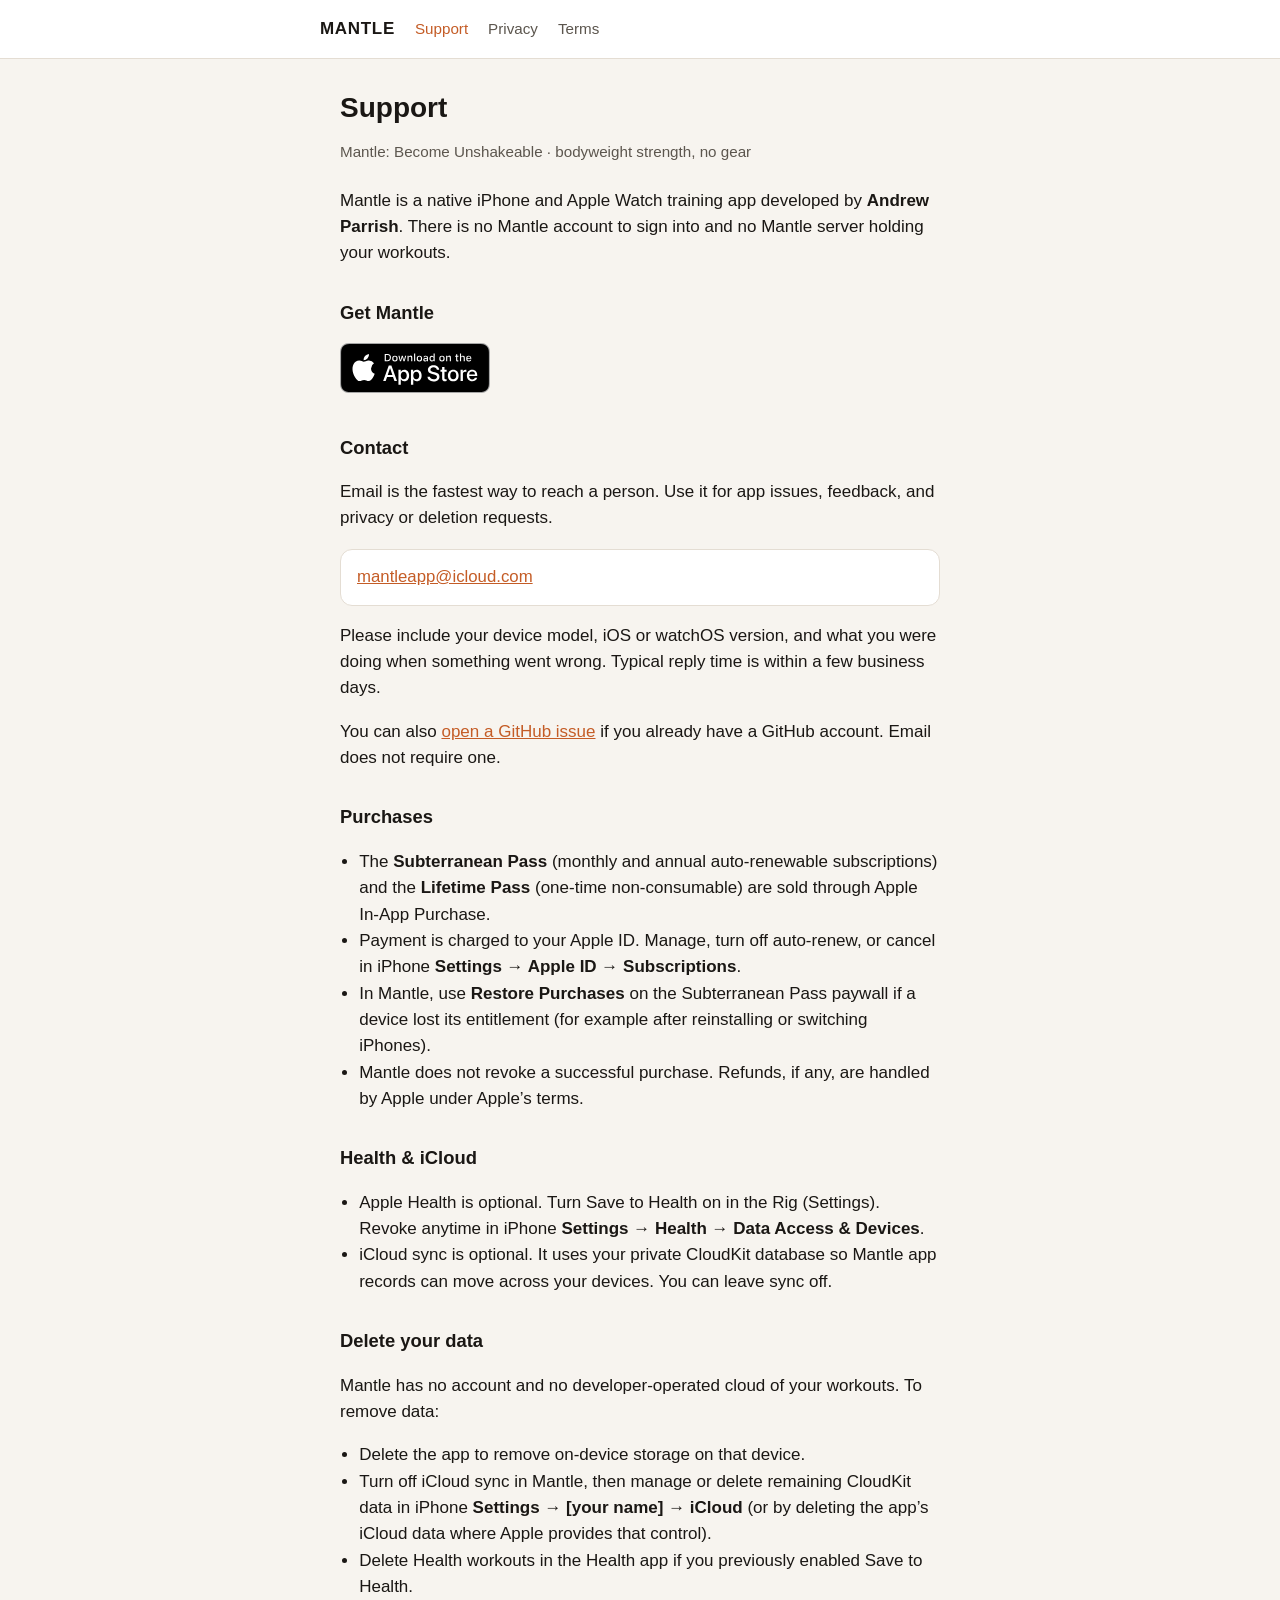
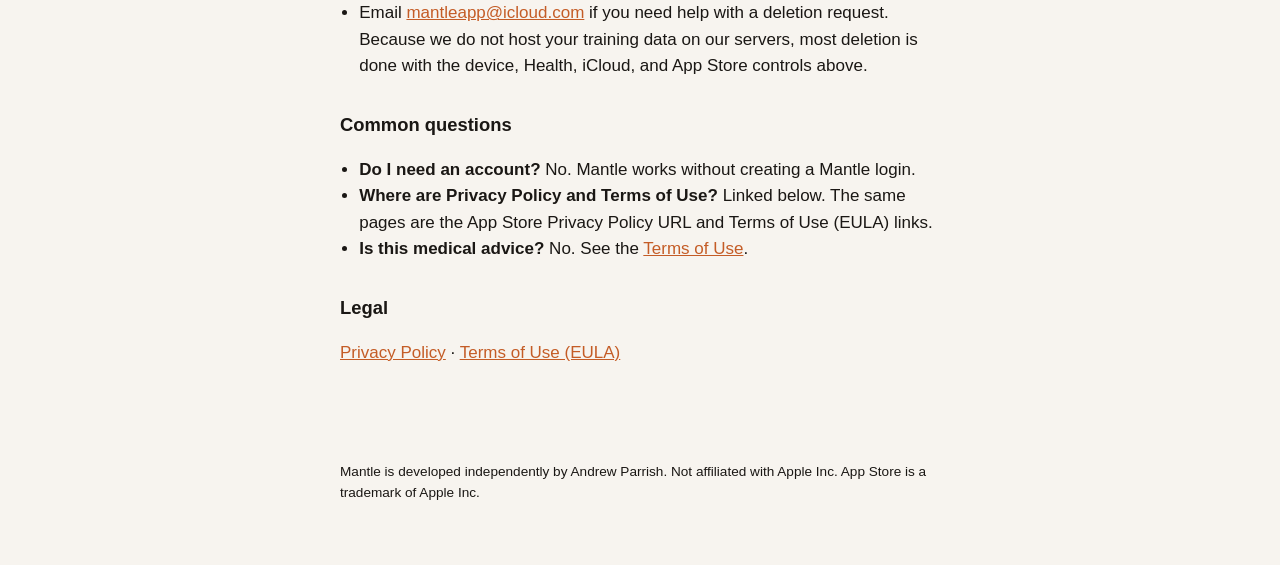
<file: index.html>
<!DOCTYPE html>
<html lang="en">
<head>
  <meta charset="utf-8" />
  <meta name="viewport" content="width=device-width, initial-scale=1" />
  <title>Support · Mantle</title>
  <link rel="stylesheet" href="/style.css" />
</head>
<body>
  <header>
    <nav>
      <strong>MANTLE</strong>
      <a href="/" aria-current="page">Support</a>
      <a href="/privacy/">Privacy</a>
      <a href="/terms/">Terms</a>
    </nav>
  </header>
  <main>
    <h1>Support</h1>
    <p class="meta">Mantle: Become Unshakeable · bodyweight strength, no gear</p>

    <p>Mantle is a native iPhone and Apple Watch training app developed by <strong>Andrew Parrish</strong>. There is no Mantle account to sign into and no Mantle server holding your workouts.</p>

    <h2>Get Mantle</h2>
    <!-- Apple's official badge, hosted here so the page makes no request to Apple. Downloaded unmodified
         2026-09-24 from toolbox.marketingtools.apple.com/api/v2/badges/download-on-the-app-store/black/en-us;
         never redraw or recolour it. Re-download if Apple updates the artwork. -->
    <p class="store"><a href="https://apps.apple.com/us/app/mantle-become-unshakeable/id6809489375"><img src="/images/app-store-badge.svg" alt="Download on the App Store" width="150" height="50"></a></p>

    <h2>Contact</h2>
    <p>Email is the fastest way to reach a person. Use it for app issues, feedback, and privacy or deletion requests.</p>
    <p class="contact"><a href="mailto:mantleapp@icloud.com">mantleapp@icloud.com</a></p>
    <p>Please include your device model, iOS or watchOS version, and what you were doing when something went wrong. Typical reply time is within a few business days.</p>
    <p>You can also <a href="https://github.com/Flam1ngFir3ball/mantle-privacy/issues">open a GitHub issue</a> if you already have a GitHub account. Email does not require one.</p>

    <h2>Purchases</h2>
    <ul>
      <li>The <strong>Subterranean Pass</strong> (monthly and annual auto-renewable subscriptions) and the <strong>Lifetime Pass</strong> (one-time non-consumable) are sold through Apple In-App Purchase.</li>
      <li>Payment is charged to your Apple ID. Manage, turn off auto-renew, or cancel in iPhone <strong>Settings → Apple ID → Subscriptions</strong>.</li>
      <li>In Mantle, use <strong>Restore Purchases</strong> on the Subterranean Pass paywall if a device lost its entitlement (for example after reinstalling or switching iPhones).</li>
      <li>Mantle does not revoke a successful purchase. Refunds, if any, are handled by Apple under Apple’s terms.</li>
    </ul>

    <h2>Health &amp; iCloud</h2>
    <ul>
      <li>Apple Health is optional. Turn Save to Health on in the Rig (Settings). Revoke anytime in iPhone <strong>Settings → Health → Data Access &amp; Devices</strong>.</li>
      <li>iCloud sync is optional. It uses your private CloudKit database so Mantle app records can move across your devices. You can leave sync off.</li>
    </ul>

    <h2>Delete your data</h2>
    <p>Mantle has no account and no developer-operated cloud of your workouts. To remove data:</p>
    <ul>
      <li>Delete the app to remove on-device storage on that device.</li>
      <li>Turn off iCloud sync in Mantle, then manage or delete remaining CloudKit data in iPhone <strong>Settings → [your name] → iCloud</strong> (or by deleting the app’s iCloud data where Apple provides that control).</li>
      <li>Delete Health workouts in the Health app if you previously enabled Save to Health.</li>
      <li>Email <a href="mailto:mantleapp@icloud.com">mantleapp@icloud.com</a> if you need help with a deletion request. Because we do not host your training data on our servers, most deletion is done with the device, Health, iCloud, and App Store controls above.</li>
    </ul>

    <h2>Common questions</h2>
    <ul>
      <li><strong>Do I need an account?</strong> No. Mantle works without creating a Mantle login.</li>
      <li><strong>Where are Privacy Policy and Terms of Use?</strong> Linked below. The same pages are the App Store Privacy Policy URL and Terms of Use (EULA) links.</li>
      <li><strong>Is this medical advice?</strong> No. See the <a href="/terms/">Terms of Use</a>.</li>
    </ul>

    <h2>Legal</h2>
    <p><a href="/privacy/">Privacy Policy</a> · <a href="/terms/">Terms of Use (EULA)</a></p>
  </main>
  <footer>
    <p>Mantle is developed independently by Andrew Parrish. Not affiliated with Apple Inc. App Store is a trademark of Apple Inc.</p>
  </footer>
</body>
</html>
</file>
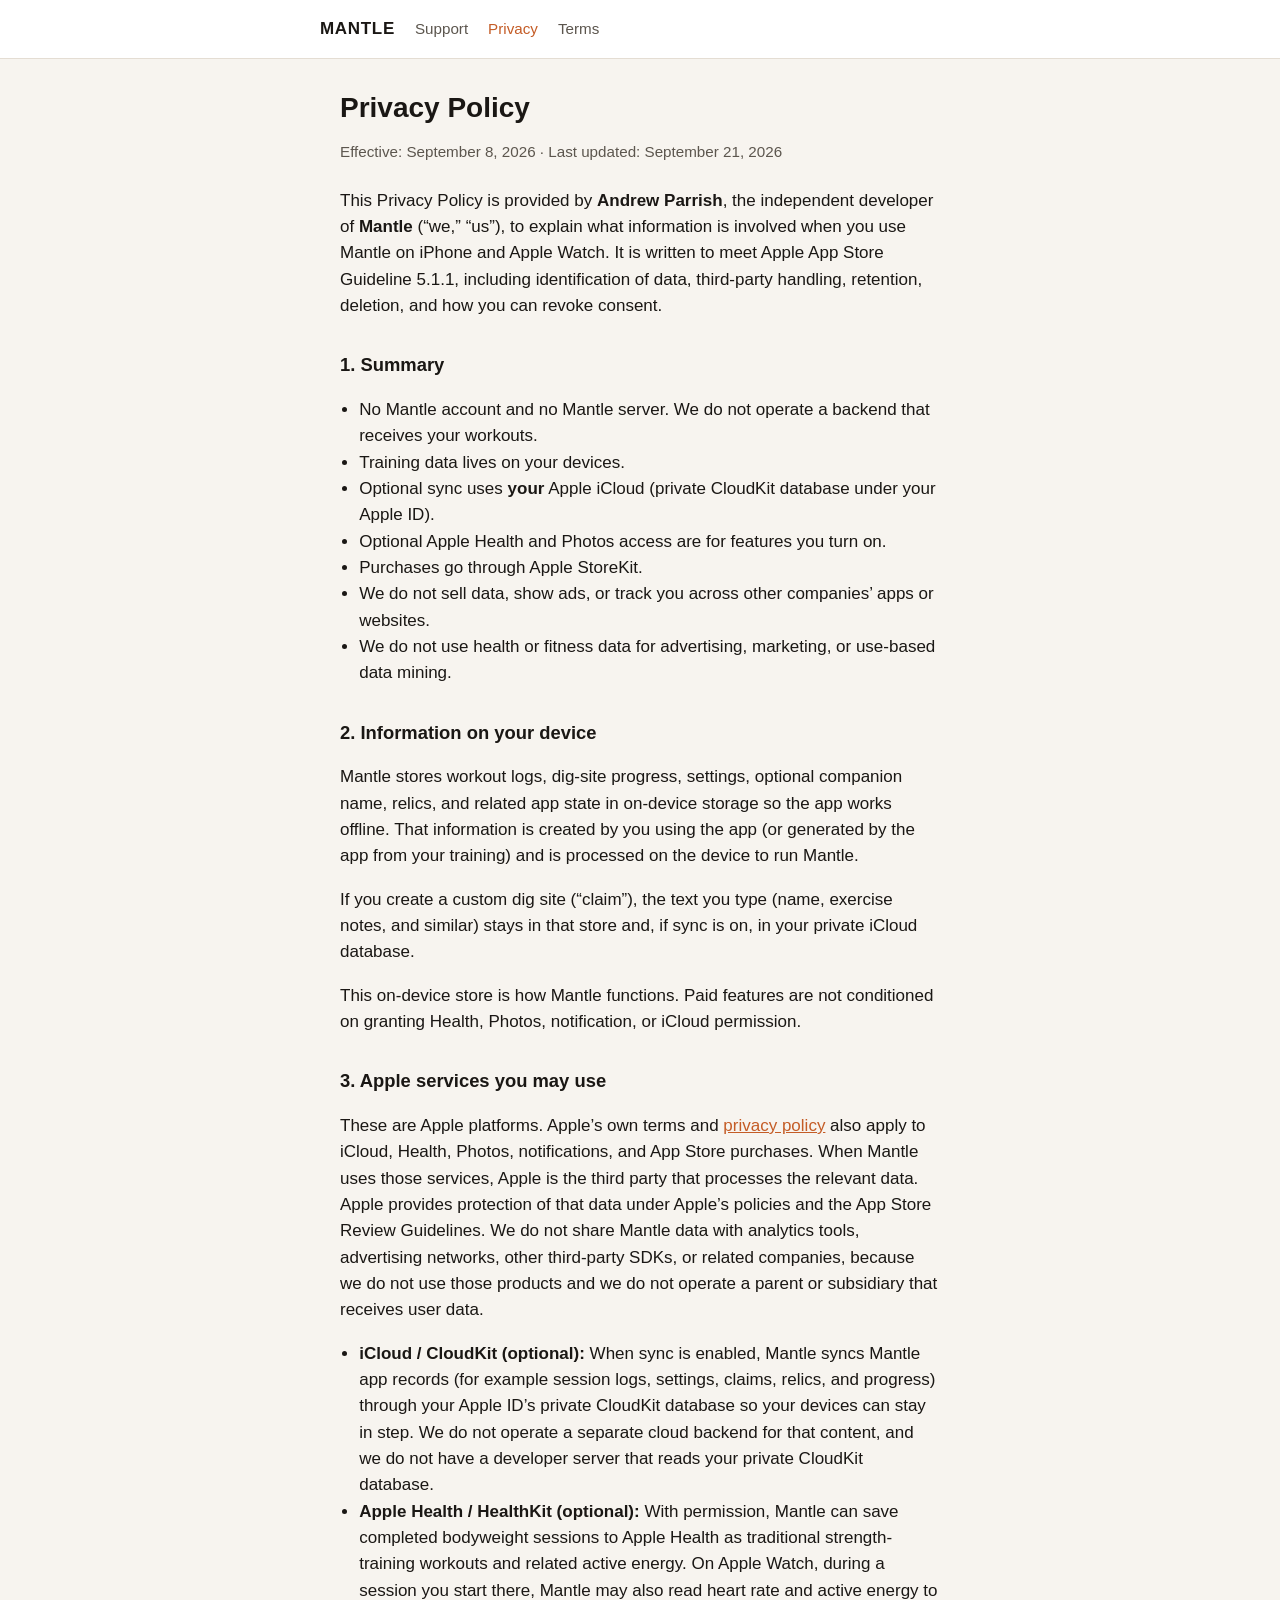
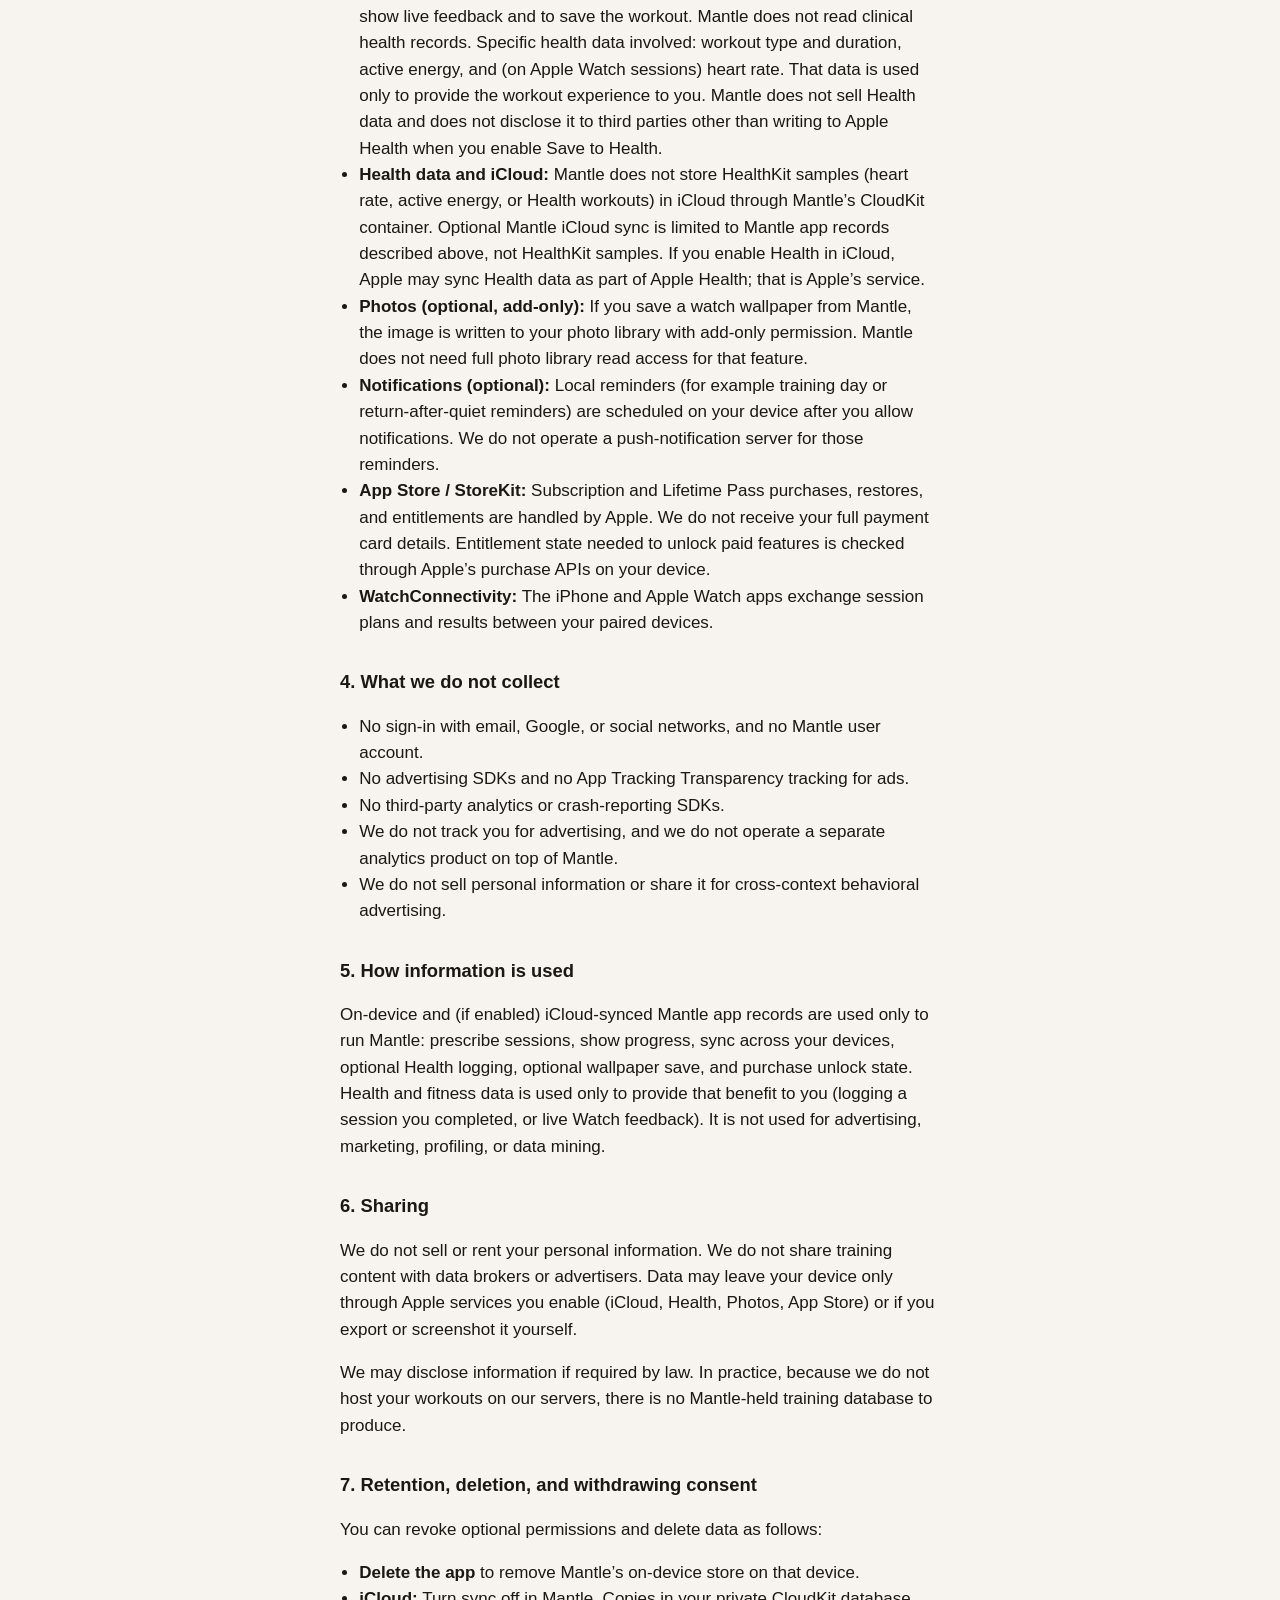
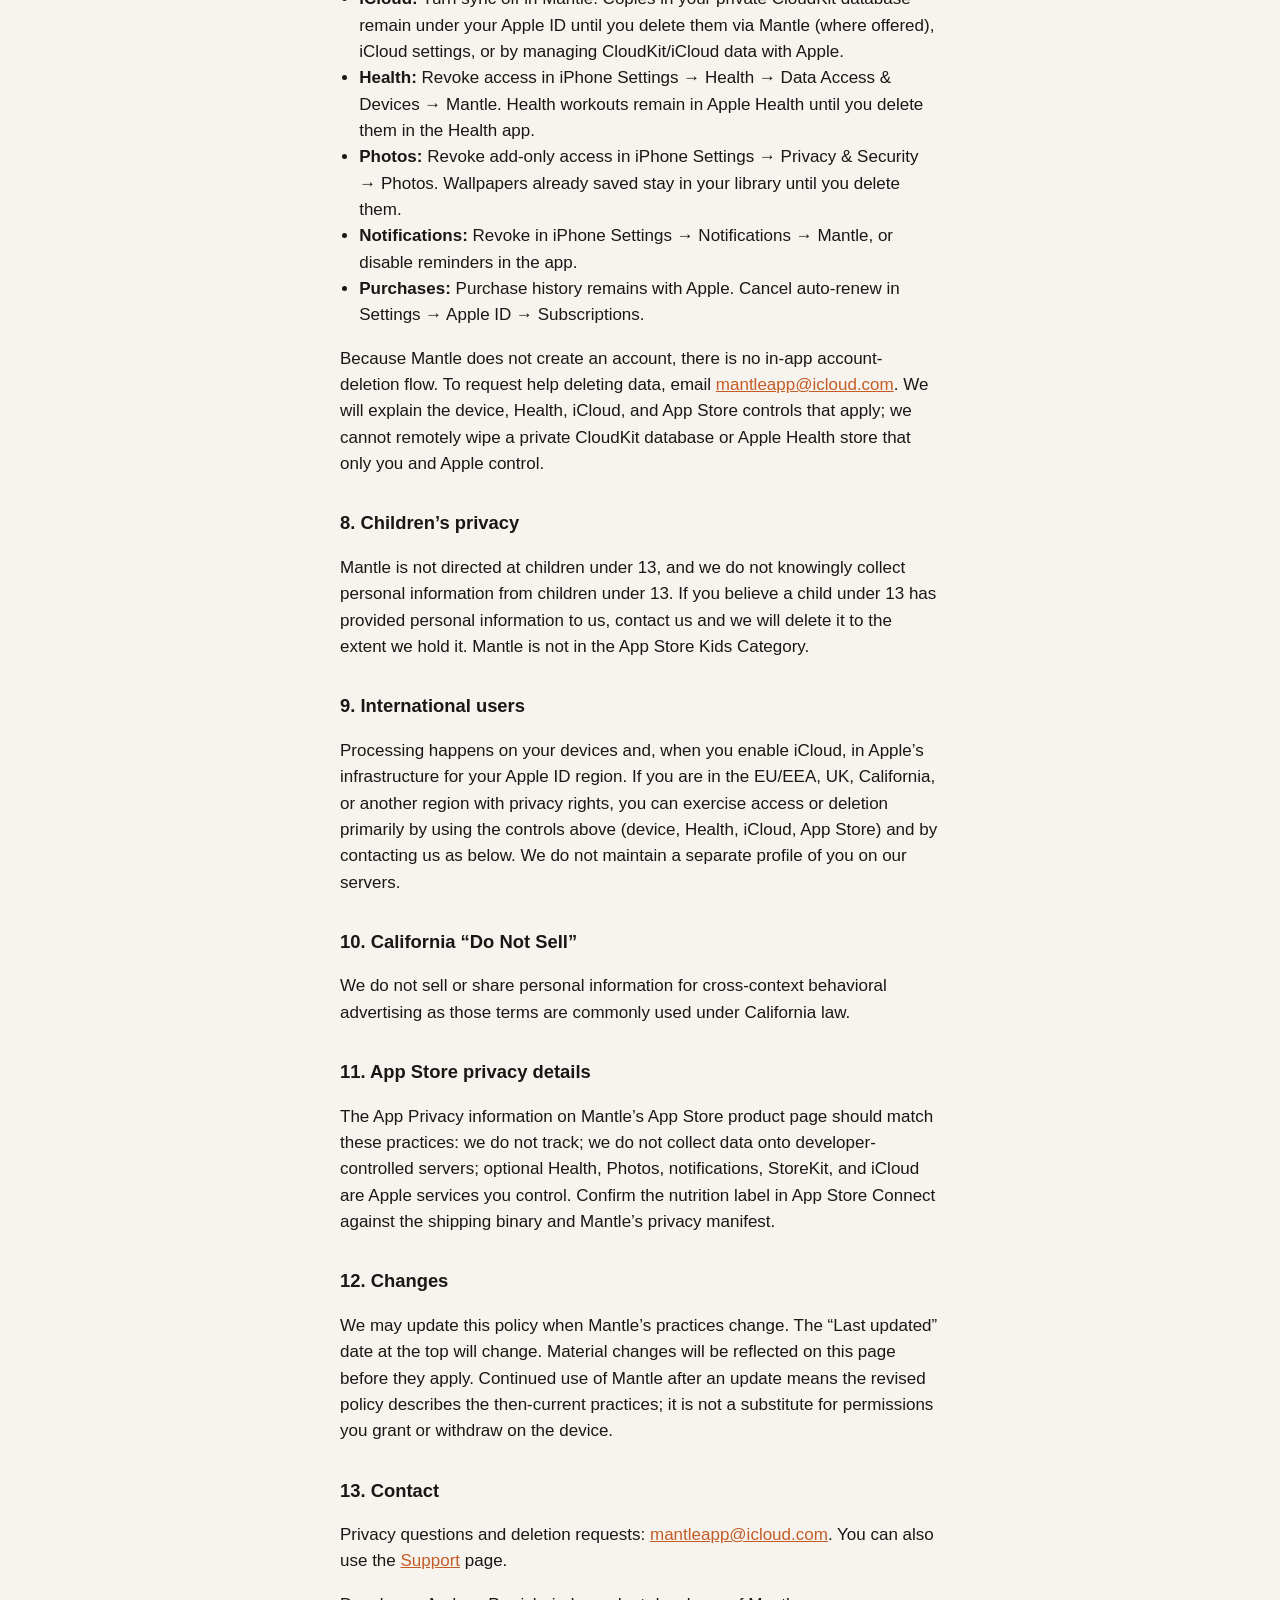
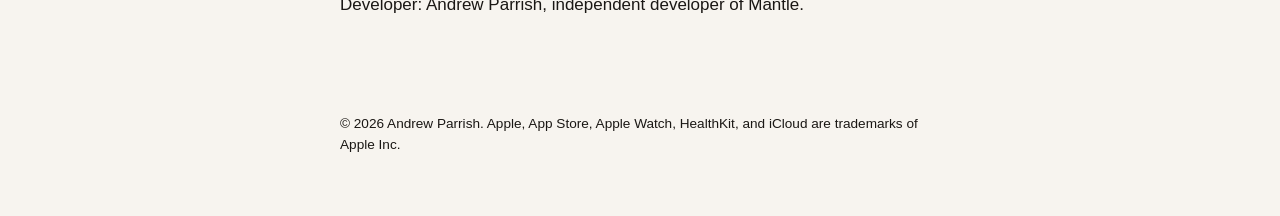
<file: privacy/index.html>
<!DOCTYPE html>
<html lang="en">
<head>
  <meta charset="utf-8" />
  <meta name="viewport" content="width=device-width, initial-scale=1" />
  <title>Privacy Policy · Mantle</title>
  <link rel="stylesheet" href="/style.css" />
</head>
<body>
  <header>
    <nav>
      <strong>MANTLE</strong>
      <a href="/">Support</a>
      <a href="/privacy/" aria-current="page">Privacy</a>
      <a href="/terms/">Terms</a>
    </nav>
  </header>
  <main>
    <h1>Privacy Policy</h1>
    <p class="meta">Effective: September 8, 2026 · Last updated: September 21, 2026</p>

    <p>This Privacy Policy is provided by <strong>Andrew Parrish</strong>, the independent developer of <strong>Mantle</strong> (“we,” “us”), to explain what information is involved when you use Mantle on iPhone and Apple Watch. It is written to meet Apple App Store Guideline 5.1.1, including identification of data, third-party handling, retention, deletion, and how you can revoke consent.</p>

    <h2>1. Summary</h2>
    <ul>
      <li>No Mantle account and no Mantle server. We do not operate a backend that receives your workouts.</li>
      <li>Training data lives on your devices.</li>
      <li>Optional sync uses <strong>your</strong> Apple iCloud (private CloudKit database under your Apple ID).</li>
      <li>Optional Apple Health and Photos access are for features you turn on.</li>
      <li>Purchases go through Apple StoreKit.</li>
      <li>We do not sell data, show ads, or track you across other companies’ apps or websites.</li>
      <li>We do not use health or fitness data for advertising, marketing, or use-based data mining.</li>
    </ul>

    <h2>2. Information on your device</h2>
    <p>Mantle stores workout logs, dig-site progress, settings, optional companion name, relics, and related app state in on-device storage so the app works offline. That information is created by you using the app (or generated by the app from your training) and is processed on the device to run Mantle.</p>
    <p>If you create a custom dig site (“claim”), the text you type (name, exercise notes, and similar) stays in that store and, if sync is on, in your private iCloud database.</p>
    <p>This on-device store is how Mantle functions. Paid features are not conditioned on granting Health, Photos, notification, or iCloud permission.</p>

    <h2>3. Apple services you may use</h2>
    <p>These are Apple platforms. Apple’s own terms and <a href="https://www.apple.com/legal/privacy/">privacy policy</a> also apply to iCloud, Health, Photos, notifications, and App Store purchases. When Mantle uses those services, Apple is the third party that processes the relevant data. Apple provides protection of that data under Apple’s policies and the App Store Review Guidelines. We do not share Mantle data with analytics tools, advertising networks, other third-party SDKs, or related companies, because we do not use those products and we do not operate a parent or subsidiary that receives user data.</p>
    <ul>
      <li><strong>iCloud / CloudKit (optional):</strong> When sync is enabled, Mantle syncs Mantle app records (for example session logs, settings, claims, relics, and progress) through your Apple ID’s private CloudKit database so your devices can stay in step. We do not operate a separate cloud backend for that content, and we do not have a developer server that reads your private CloudKit database.</li>
      <li><strong>Apple Health / HealthKit (optional):</strong> With permission, Mantle can save completed bodyweight sessions to Apple Health as traditional strength-training workouts and related active energy. On Apple Watch, during a session you start there, Mantle may also read heart rate and active energy to show live feedback and to save the workout. Mantle does not read clinical health records. Specific health data involved: workout type and duration, active energy, and (on Apple Watch sessions) heart rate. That data is used only to provide the workout experience to you. Mantle does not sell Health data and does not disclose it to third parties other than writing to Apple Health when you enable Save to Health.</li>
      <li><strong>Health data and iCloud:</strong> Mantle does not store HealthKit samples (heart rate, active energy, or Health workouts) in iCloud through Mantle’s CloudKit container. Optional Mantle iCloud sync is limited to Mantle app records described above, not HealthKit samples. If you enable Health in iCloud, Apple may sync Health data as part of Apple Health; that is Apple’s service.</li>
      <li><strong>Photos (optional, add-only):</strong> If you save a watch wallpaper from Mantle, the image is written to your photo library with add-only permission. Mantle does not need full photo library read access for that feature.</li>
      <li><strong>Notifications (optional):</strong> Local reminders (for example training day or return-after-quiet reminders) are scheduled on your device after you allow notifications. We do not operate a push-notification server for those reminders.</li>
      <li><strong>App Store / StoreKit:</strong> Subscription and Lifetime Pass purchases, restores, and entitlements are handled by Apple. We do not receive your full payment card details. Entitlement state needed to unlock paid features is checked through Apple’s purchase APIs on your device.</li>
      <li><strong>WatchConnectivity:</strong> The iPhone and Apple Watch apps exchange session plans and results between your paired devices.</li>
    </ul>

    <h2>4. What we do not collect</h2>
    <ul>
      <li>No sign-in with email, Google, or social networks, and no Mantle user account.</li>
      <li>No advertising SDKs and no App Tracking Transparency tracking for ads.</li>
      <li>No third-party analytics or crash-reporting SDKs.</li>
      <li>We do not track you for advertising, and we do not operate a separate analytics product on top of Mantle.</li>
      <li>We do not sell personal information or share it for cross-context behavioral advertising.</li>
    </ul>

    <h2>5. How information is used</h2>
    <p>On-device and (if enabled) iCloud-synced Mantle app records are used only to run Mantle: prescribe sessions, show progress, sync across your devices, optional Health logging, optional wallpaper save, and purchase unlock state. Health and fitness data is used only to provide that benefit to you (logging a session you completed, or live Watch feedback). It is not used for advertising, marketing, profiling, or data mining.</p>

    <h2>6. Sharing</h2>
    <p>We do not sell or rent your personal information. We do not share training content with data brokers or advertisers. Data may leave your device only through Apple services you enable (iCloud, Health, Photos, App Store) or if you export or screenshot it yourself.</p>
    <p>We may disclose information if required by law. In practice, because we do not host your workouts on our servers, there is no Mantle-held training database to produce.</p>

    <h2>7. Retention, deletion, and withdrawing consent</h2>
    <p>You can revoke optional permissions and delete data as follows:</p>
    <ul>
      <li><strong>Delete the app</strong> to remove Mantle’s on-device store on that device.</li>
      <li><strong>iCloud:</strong> Turn sync off in Mantle. Copies in your private CloudKit database remain under your Apple ID until you delete them via Mantle (where offered), iCloud settings, or by managing CloudKit/iCloud data with Apple.</li>
      <li><strong>Health:</strong> Revoke access in iPhone Settings → Health → Data Access &amp; Devices → Mantle. Health workouts remain in Apple Health until you delete them in the Health app.</li>
      <li><strong>Photos:</strong> Revoke add-only access in iPhone Settings → Privacy &amp; Security → Photos. Wallpapers already saved stay in your library until you delete them.</li>
      <li><strong>Notifications:</strong> Revoke in iPhone Settings → Notifications → Mantle, or disable reminders in the app.</li>
      <li><strong>Purchases:</strong> Purchase history remains with Apple. Cancel auto-renew in Settings → Apple ID → Subscriptions.</li>
    </ul>
    <p>Because Mantle does not create an account, there is no in-app account-deletion flow. To request help deleting data, email <a href="mailto:mantleapp@icloud.com">mantleapp@icloud.com</a>. We will explain the device, Health, iCloud, and App Store controls that apply; we cannot remotely wipe a private CloudKit database or Apple Health store that only you and Apple control.</p>

    <h2>8. Children’s privacy</h2>
    <p>Mantle is not directed at children under 13, and we do not knowingly collect personal information from children under 13. If you believe a child under 13 has provided personal information to us, contact us and we will delete it to the extent we hold it. Mantle is not in the App Store Kids Category.</p>

    <h2>9. International users</h2>
    <p>Processing happens on your devices and, when you enable iCloud, in Apple’s infrastructure for your Apple ID region. If you are in the EU/EEA, UK, California, or another region with privacy rights, you can exercise access or deletion primarily by using the controls above (device, Health, iCloud, App Store) and by contacting us as below. We do not maintain a separate profile of you on our servers.</p>

    <h2>10. California “Do Not Sell”</h2>
    <p>We do not sell or share personal information for cross-context behavioral advertising as those terms are commonly used under California law.</p>

    <h2>11. App Store privacy details</h2>
    <p>The App Privacy information on Mantle’s App Store product page should match these practices: we do not track; we do not collect data onto developer-controlled servers; optional Health, Photos, notifications, StoreKit, and iCloud are Apple services you control. Confirm the nutrition label in App Store Connect against the shipping binary and Mantle’s privacy manifest.</p>

    <h2>12. Changes</h2>
    <p>We may update this policy when Mantle’s practices change. The “Last updated” date at the top will change. Material changes will be reflected on this page before they apply. Continued use of Mantle after an update means the revised policy describes the then-current practices; it is not a substitute for permissions you grant or withdraw on the device.</p>

    <h2>13. Contact</h2>
    <p>Privacy questions and deletion requests: <a href="mailto:mantleapp@icloud.com">mantleapp@icloud.com</a>. You can also use the <a href="/">Support</a> page.</p>
    <p>Developer: Andrew Parrish, independent developer of Mantle.</p>
  </main>
  <footer>
    <p>© 2026 Andrew Parrish. Apple, App Store, Apple Watch, HealthKit, and iCloud are trademarks of Apple Inc.</p>
  </footer>
</body>
</html>
</file>
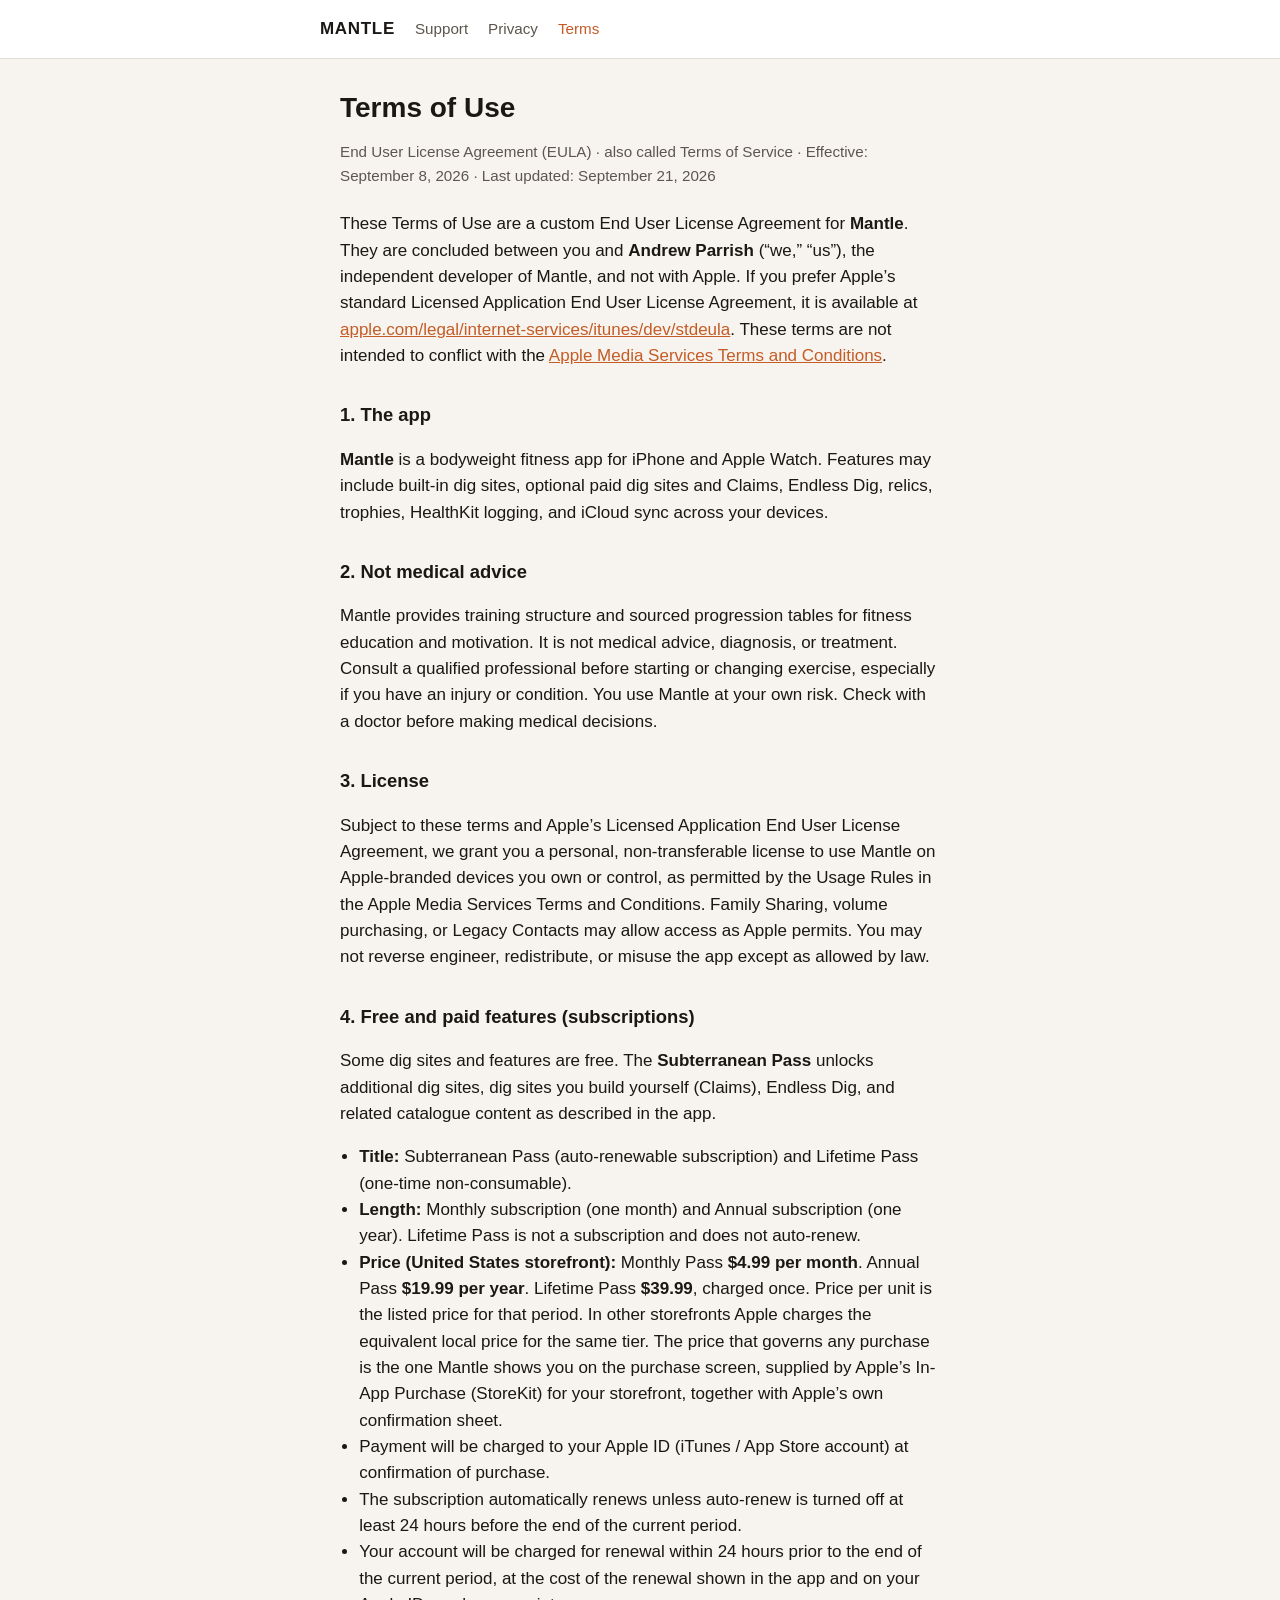
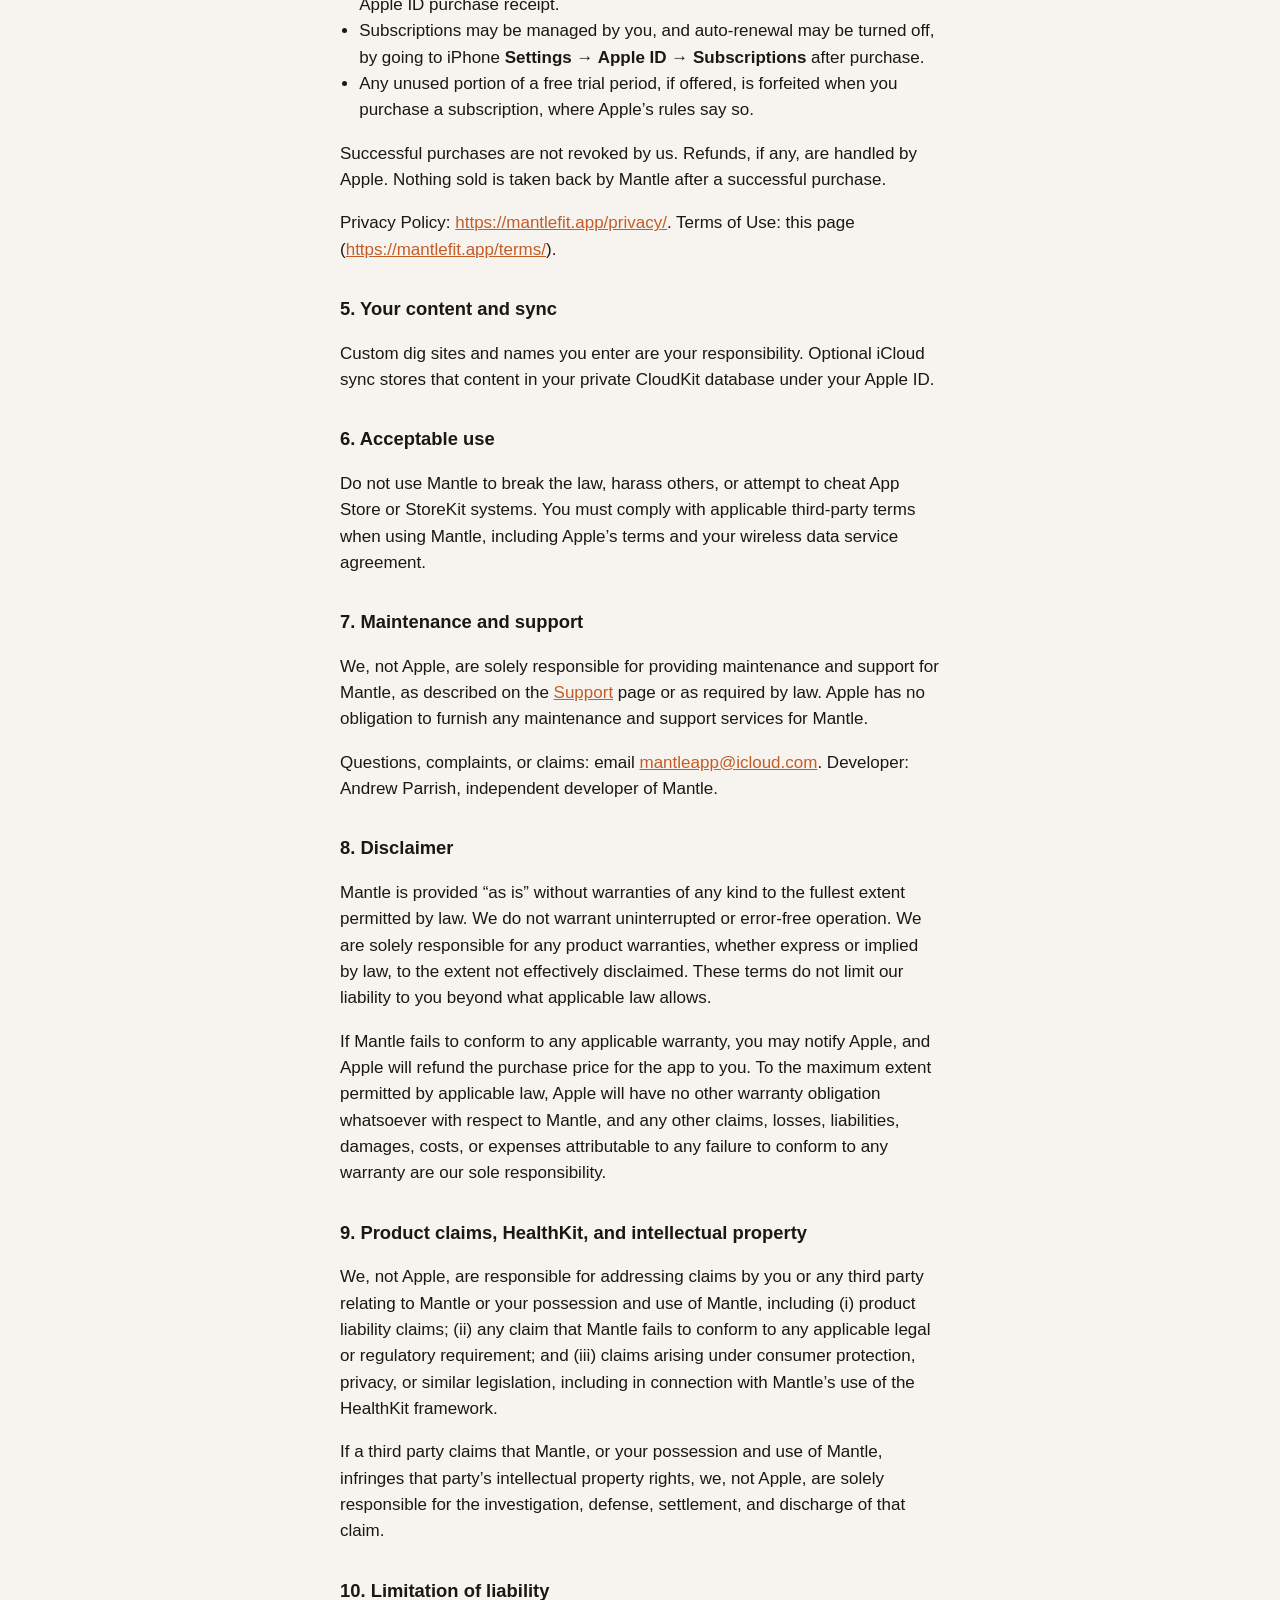
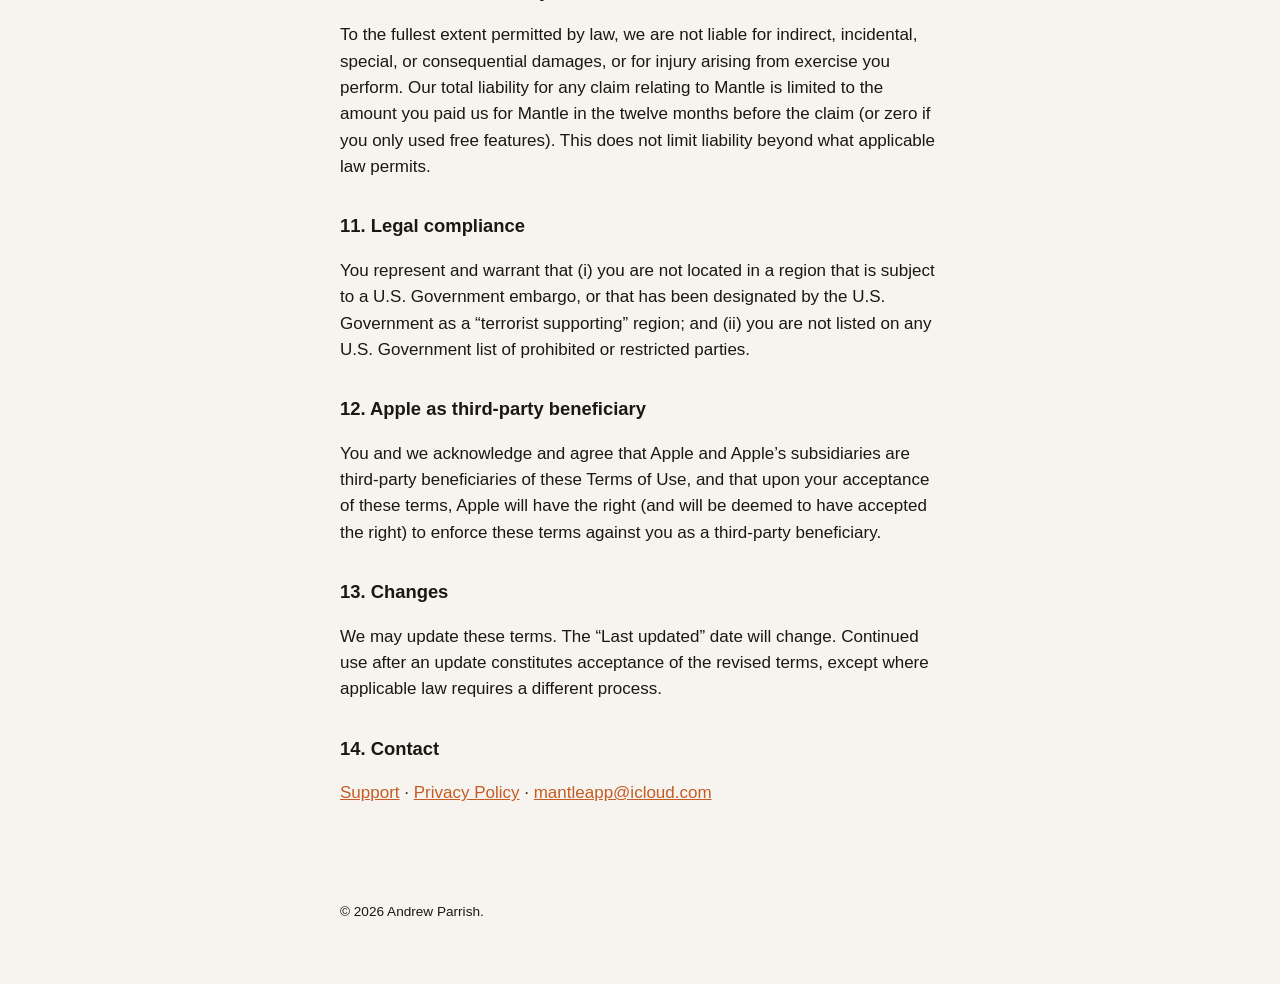
<file: terms/index.html>
<!DOCTYPE html>
<html lang="en">
<head>
  <meta charset="utf-8" />
  <meta name="viewport" content="width=device-width, initial-scale=1" />
  <title>Terms of Use · Mantle</title>
  <link rel="stylesheet" href="/style.css" />
</head>
<body>
  <header>
    <nav>
      <strong>MANTLE</strong>
      <a href="/">Support</a>
      <a href="/privacy/">Privacy</a>
      <a href="/terms/" aria-current="page">Terms</a>
    </nav>
  </header>
  <main>
    <h1>Terms of Use</h1>
    <p class="meta">End User License Agreement (EULA) · also called Terms of Service · Effective: September 8, 2026 · Last updated: September 21, 2026</p>

    <p>These Terms of Use are a custom End User License Agreement for <strong>Mantle</strong>. They are concluded between you and <strong>Andrew Parrish</strong> (“we,” “us”), the independent developer of Mantle, and not with Apple. If you prefer Apple’s standard Licensed Application End User License Agreement, it is available at <a href="https://www.apple.com/legal/internet-services/itunes/dev/stdeula/">apple.com/legal/internet-services/itunes/dev/stdeula</a>. These terms are not intended to conflict with the <a href="https://www.apple.com/legal/internet-services/itunes/">Apple Media Services Terms and Conditions</a>.</p>

    <h2>1. The app</h2>
    <p><strong>Mantle</strong> is a bodyweight fitness app for iPhone and Apple Watch. Features may include built-in dig sites, optional paid dig sites and Claims, Endless Dig, relics, trophies, HealthKit logging, and iCloud sync across your devices.</p>

    <h2>2. Not medical advice</h2>
    <p>Mantle provides training structure and sourced progression tables for fitness education and motivation. It is not medical advice, diagnosis, or treatment. Consult a qualified professional before starting or changing exercise, especially if you have an injury or condition. You use Mantle at your own risk. Check with a doctor before making medical decisions.</p>

    <h2>3. License</h2>
    <p>Subject to these terms and Apple’s Licensed Application End User License Agreement, we grant you a personal, non-transferable license to use Mantle on Apple-branded devices you own or control, as permitted by the Usage Rules in the Apple Media Services Terms and Conditions. Family Sharing, volume purchasing, or Legacy Contacts may allow access as Apple permits. You may not reverse engineer, redistribute, or misuse the app except as allowed by law.</p>

    <h2>4. Free and paid features (subscriptions)</h2>
    <p>Some dig sites and features are free. The <strong>Subterranean Pass</strong> unlocks additional dig sites, dig sites you build yourself (Claims), Endless Dig, and related catalogue content as described in the app.</p>
    <ul>
      <li><strong>Title:</strong> Subterranean Pass (auto-renewable subscription) and Lifetime Pass (one-time non-consumable).</li>
      <li><strong>Length:</strong> Monthly subscription (one month) and Annual subscription (one year). Lifetime Pass is not a subscription and does not auto-renew.</li>
      <li><strong>Price (United States storefront):</strong> Monthly Pass <strong>$4.99 per month</strong>. Annual Pass <strong>$19.99 per year</strong>. Lifetime Pass <strong>$39.99</strong>, charged once. Price per unit is the listed price for that period. In other storefronts Apple charges the equivalent local price for the same tier. The price that governs any purchase is the one Mantle shows you on the purchase screen, supplied by Apple’s In-App Purchase (StoreKit) for your storefront, together with Apple’s own confirmation sheet.</li>
      <li>Payment will be charged to your Apple ID (iTunes / App Store account) at confirmation of purchase.</li>
      <li>The subscription automatically renews unless auto-renew is turned off at least 24 hours before the end of the current period.</li>
      <li>Your account will be charged for renewal within 24 hours prior to the end of the current period, at the cost of the renewal shown in the app and on your Apple ID purchase receipt.</li>
      <li>Subscriptions may be managed by you, and auto-renewal may be turned off, by going to iPhone <strong>Settings → Apple ID → Subscriptions</strong> after purchase.</li>
      <li>Any unused portion of a free trial period, if offered, is forfeited when you purchase a subscription, where Apple’s rules say so.</li>
    </ul>
    <p>Successful purchases are not revoked by us. Refunds, if any, are handled by Apple. Nothing sold is taken back by Mantle after a successful purchase.</p>
    <p>Privacy Policy: <a href="/privacy/">https://mantlefit.app/privacy/</a>. Terms of Use: this page (<a href="/terms/">https://mantlefit.app/terms/</a>).</p>

    <h2>5. Your content and sync</h2>
    <p>Custom dig sites and names you enter are your responsibility. Optional iCloud sync stores that content in your private CloudKit database under your Apple ID.</p>

    <h2>6. Acceptable use</h2>
    <p>Do not use Mantle to break the law, harass others, or attempt to cheat App Store or StoreKit systems. You must comply with applicable third-party terms when using Mantle, including Apple’s terms and your wireless data service agreement.</p>

    <h2>7. Maintenance and support</h2>
    <p>We, not Apple, are solely responsible for providing maintenance and support for Mantle, as described on the <a href="/">Support</a> page or as required by law. Apple has no obligation to furnish any maintenance and support services for Mantle.</p>
    <p>Questions, complaints, or claims: email <a href="mailto:mantleapp@icloud.com">mantleapp@icloud.com</a>. Developer: Andrew Parrish, independent developer of Mantle.</p>

    <h2>8. Disclaimer</h2>
    <p>Mantle is provided “as is” without warranties of any kind to the fullest extent permitted by law. We do not warrant uninterrupted or error-free operation. We are solely responsible for any product warranties, whether express or implied by law, to the extent not effectively disclaimed. These terms do not limit our liability to you beyond what applicable law allows.</p>
    <p>If Mantle fails to conform to any applicable warranty, you may notify Apple, and Apple will refund the purchase price for the app to you. To the maximum extent permitted by applicable law, Apple will have no other warranty obligation whatsoever with respect to Mantle, and any other claims, losses, liabilities, damages, costs, or expenses attributable to any failure to conform to any warranty are our sole responsibility.</p>

    <h2>9. Product claims, HealthKit, and intellectual property</h2>
    <p>We, not Apple, are responsible for addressing claims by you or any third party relating to Mantle or your possession and use of Mantle, including (i) product liability claims; (ii) any claim that Mantle fails to conform to any applicable legal or regulatory requirement; and (iii) claims arising under consumer protection, privacy, or similar legislation, including in connection with Mantle’s use of the HealthKit framework.</p>
    <p>If a third party claims that Mantle, or your possession and use of Mantle, infringes that party’s intellectual property rights, we, not Apple, are solely responsible for the investigation, defense, settlement, and discharge of that claim.</p>

    <h2>10. Limitation of liability</h2>
    <p>To the fullest extent permitted by law, we are not liable for indirect, incidental, special, or consequential damages, or for injury arising from exercise you perform. Our total liability for any claim relating to Mantle is limited to the amount you paid us for Mantle in the twelve months before the claim (or zero if you only used free features). This does not limit liability beyond what applicable law permits.</p>

    <h2>11. Legal compliance</h2>
    <p>You represent and warrant that (i) you are not located in a region that is subject to a U.S. Government embargo, or that has been designated by the U.S. Government as a “terrorist supporting” region; and (ii) you are not listed on any U.S. Government list of prohibited or restricted parties.</p>

    <h2>12. Apple as third-party beneficiary</h2>
    <p>You and we acknowledge and agree that Apple and Apple’s subsidiaries are third-party beneficiaries of these Terms of Use, and that upon your acceptance of these terms, Apple will have the right (and will be deemed to have accepted the right) to enforce these terms against you as a third-party beneficiary.</p>

    <h2>13. Changes</h2>
    <p>We may update these terms. The “Last updated” date will change. Continued use after an update constitutes acceptance of the revised terms, except where applicable law requires a different process.</p>

    <h2>14. Contact</h2>
    <p><a href="/">Support</a> · <a href="/privacy/">Privacy Policy</a> · <a href="mailto:mantleapp@icloud.com">mantleapp@icloud.com</a></p>
  </main>
  <footer>
    <p>© 2026 Andrew Parrish.</p>
  </footer>
</body>
</html>
</file>
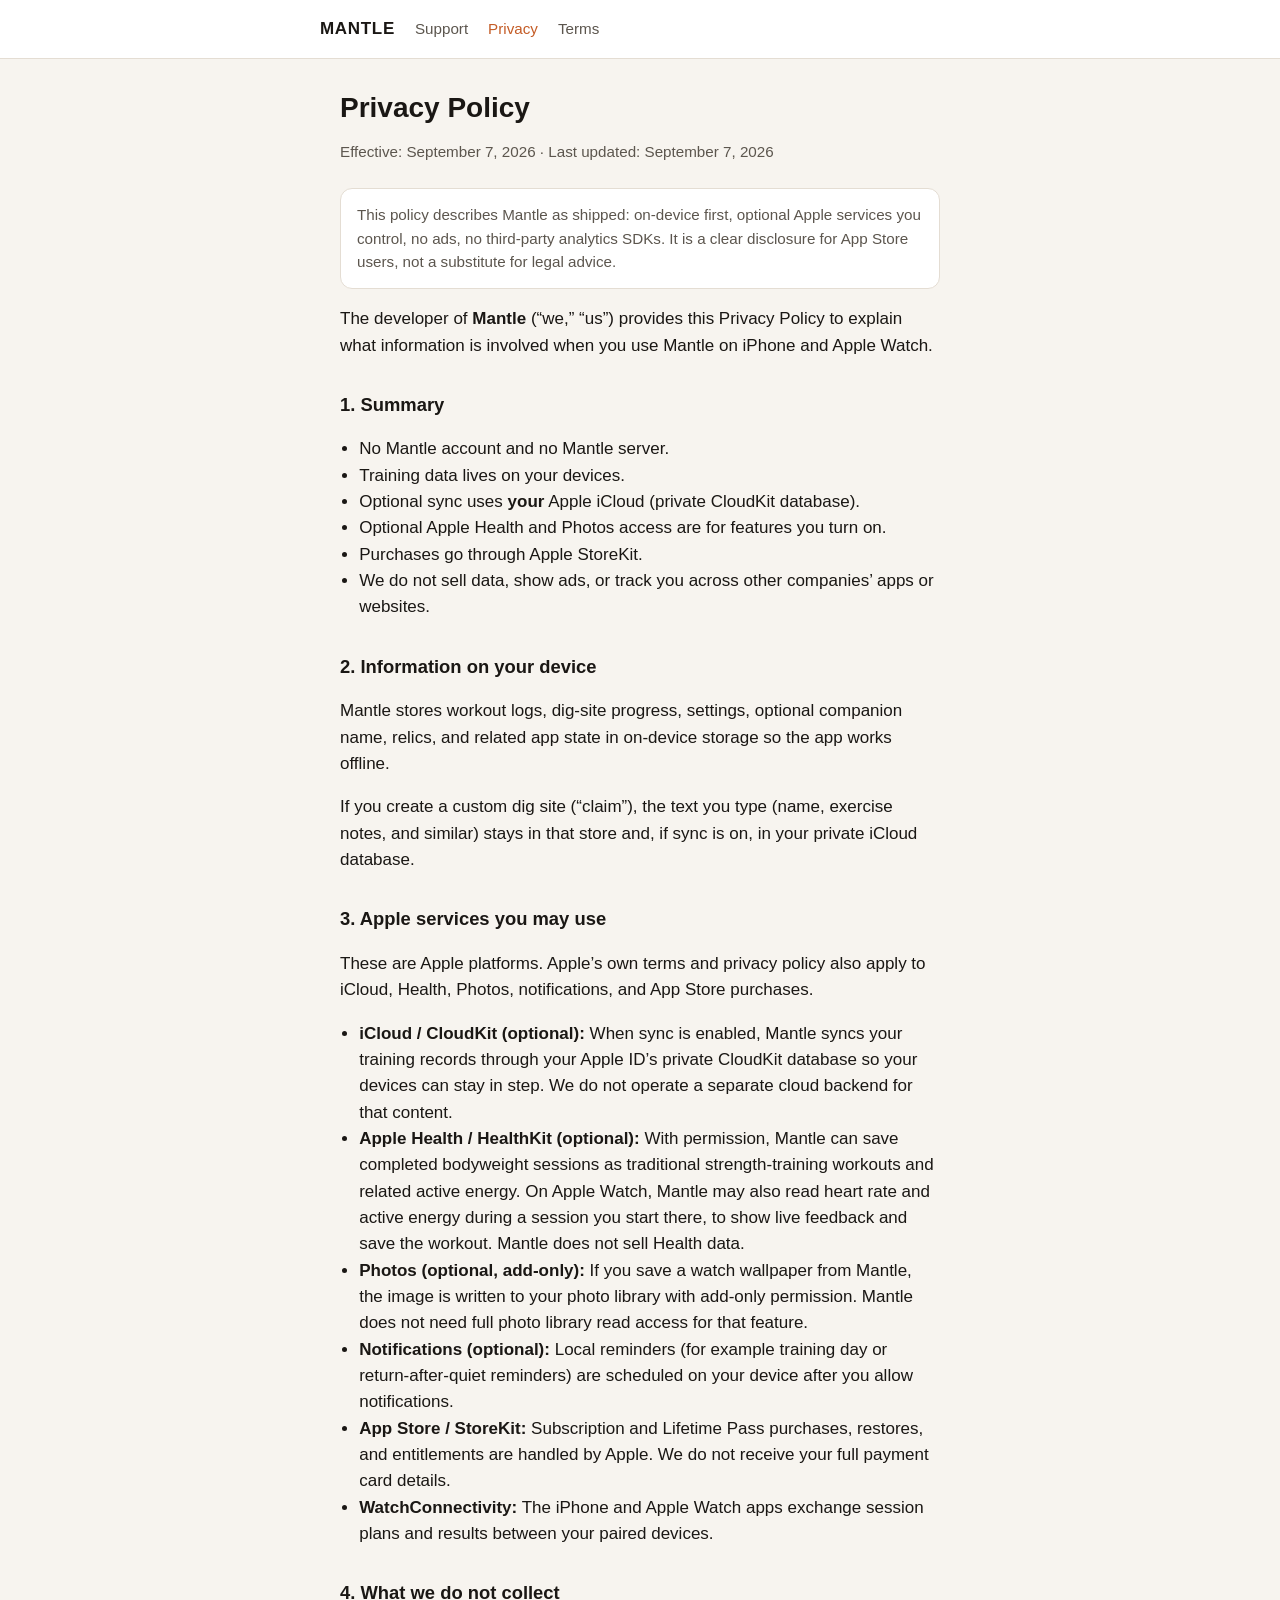
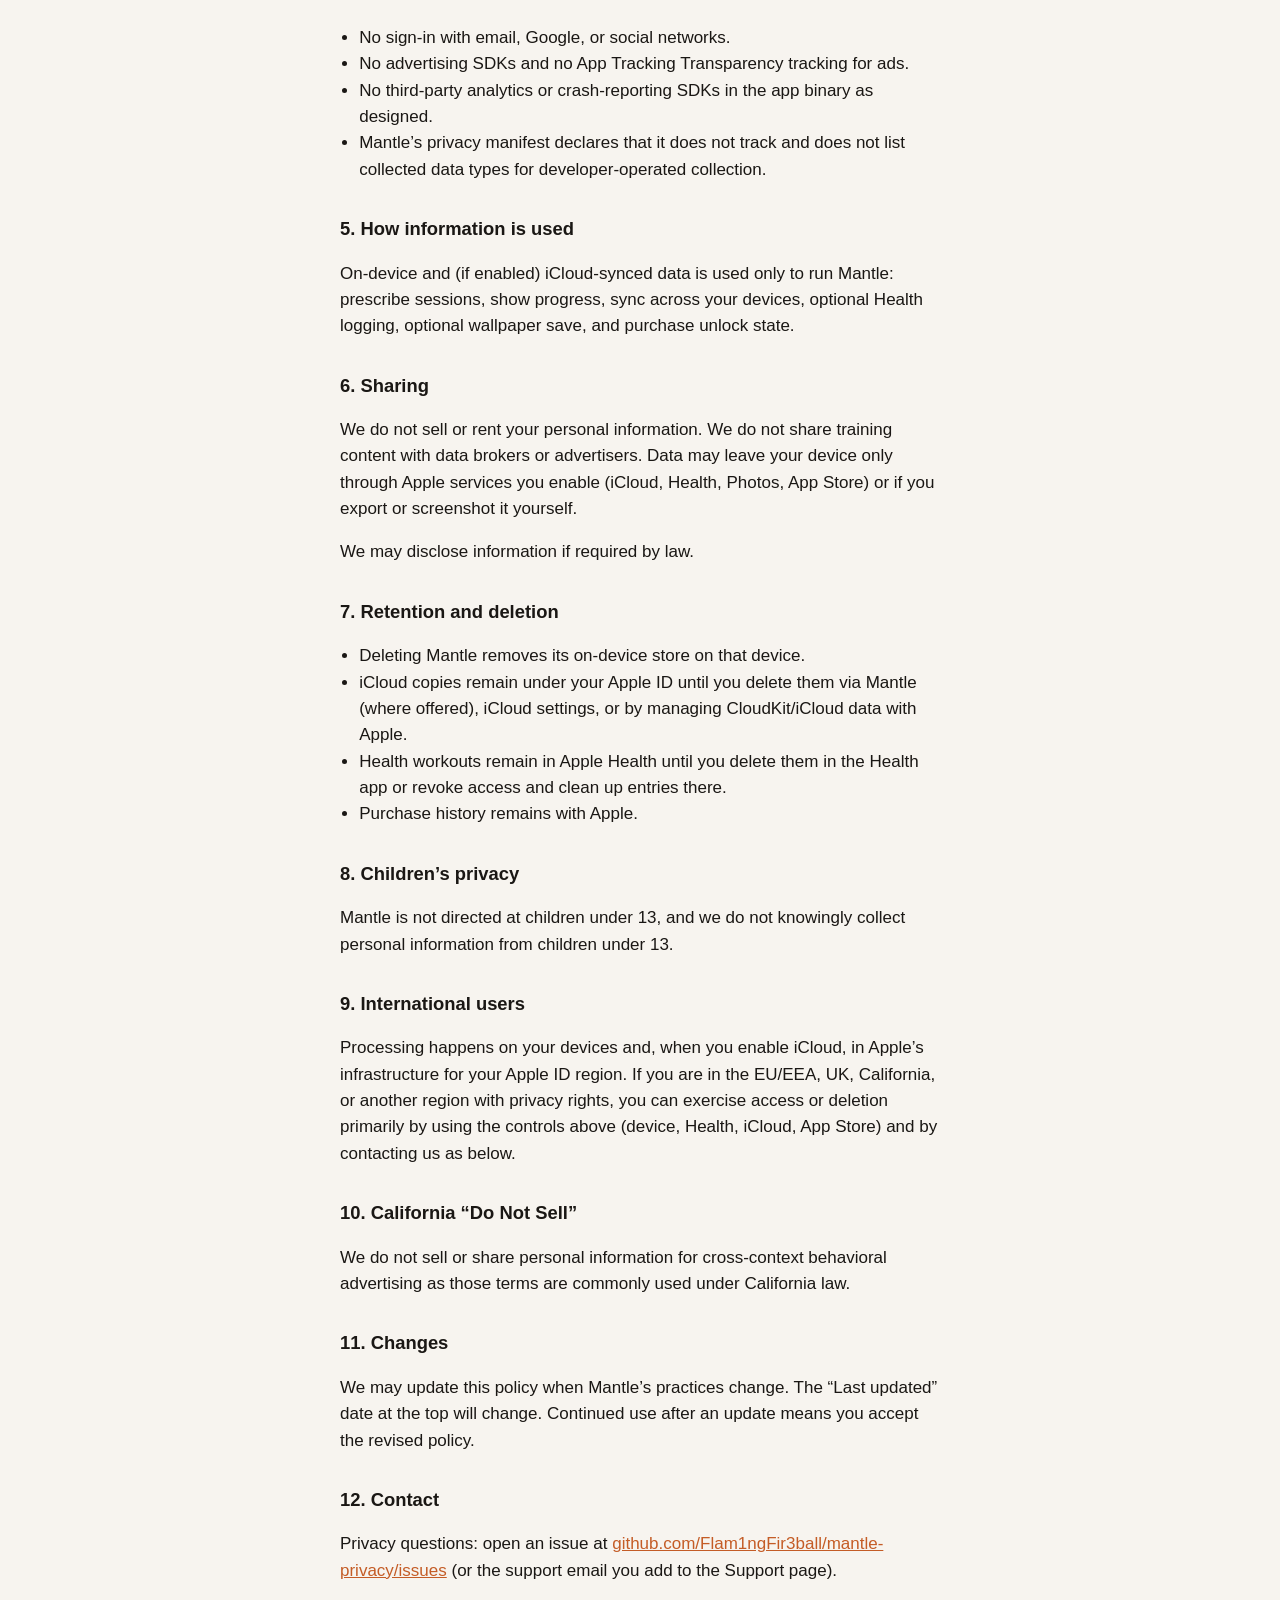
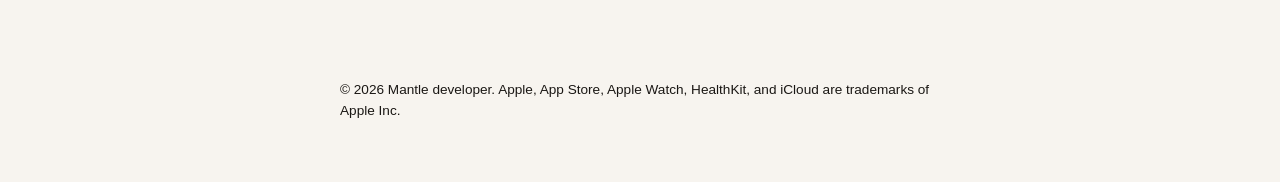
<file: privacy.html>
<!DOCTYPE html>
<html lang="en">
<head>
  <meta charset="utf-8" />
  <meta name="viewport" content="width=device-width, initial-scale=1" />
  <title>Privacy Policy · Mantle</title>
  <link rel="stylesheet" href="style.css" />
</head>
<body>
  <header>
    <nav>
      <strong>MANTLE</strong>
      <a href="index.html">Support</a>
      <a href="privacy.html" aria-current="page">Privacy</a>
      <a href="terms.html">Terms</a>
    </nav>
  </header>
  <main>
    <h1>Privacy Policy</h1>
    <p class="meta">Effective: September 7, 2026 · Last updated: September 7, 2026</p>

    <p class="note">This policy describes Mantle as shipped: on-device first, optional Apple services you control, no ads, no third-party analytics SDKs. It is a clear disclosure for App Store users, not a substitute for legal advice.</p>

    <p>The developer of <strong>Mantle</strong> (“we,” “us”) provides this Privacy Policy to explain what information is involved when you use Mantle on iPhone and Apple Watch.</p>

    <h2>1. Summary</h2>
    <ul>
      <li>No Mantle account and no Mantle server.</li>
      <li>Training data lives on your devices.</li>
      <li>Optional sync uses <strong>your</strong> Apple iCloud (private CloudKit database).</li>
      <li>Optional Apple Health and Photos access are for features you turn on.</li>
      <li>Purchases go through Apple StoreKit.</li>
      <li>We do not sell data, show ads, or track you across other companies’ apps or websites.</li>
    </ul>

    <h2>2. Information on your device</h2>
    <p>Mantle stores workout logs, dig-site progress, settings, optional companion name, relics, and related app state in on-device storage so the app works offline.</p>
    <p>If you create a custom dig site (“claim”), the text you type (name, exercise notes, and similar) stays in that store and, if sync is on, in your private iCloud database.</p>

    <h2>3. Apple services you may use</h2>
    <p>These are Apple platforms. Apple’s own terms and privacy policy also apply to iCloud, Health, Photos, notifications, and App Store purchases.</p>
    <ul>
      <li><strong>iCloud / CloudKit (optional):</strong> When sync is enabled, Mantle syncs your training records through your Apple ID’s private CloudKit database so your devices can stay in step. We do not operate a separate cloud backend for that content.</li>
      <li><strong>Apple Health / HealthKit (optional):</strong> With permission, Mantle can save completed bodyweight sessions as traditional strength-training workouts and related active energy. On Apple Watch, Mantle may also read heart rate and active energy during a session you start there, to show live feedback and save the workout. Mantle does not sell Health data.</li>
      <li><strong>Photos (optional, add-only):</strong> If you save a watch wallpaper from Mantle, the image is written to your photo library with add-only permission. Mantle does not need full photo library read access for that feature.</li>
      <li><strong>Notifications (optional):</strong> Local reminders (for example training day or return-after-quiet reminders) are scheduled on your device after you allow notifications.</li>
      <li><strong>App Store / StoreKit:</strong> Subscription and Lifetime Pass purchases, restores, and entitlements are handled by Apple. We do not receive your full payment card details.</li>
      <li><strong>WatchConnectivity:</strong> The iPhone and Apple Watch apps exchange session plans and results between your paired devices.</li>
    </ul>

    <h2>4. What we do not collect</h2>
    <ul>
      <li>No sign-in with email, Google, or social networks.</li>
      <li>No advertising SDKs and no App Tracking Transparency tracking for ads.</li>
      <li>No third-party analytics or crash-reporting SDKs in the app binary as designed.</li>
      <li>Mantle’s privacy manifest declares that it does not track and does not list collected data types for developer-operated collection.</li>
    </ul>

    <h2>5. How information is used</h2>
    <p>On-device and (if enabled) iCloud-synced data is used only to run Mantle: prescribe sessions, show progress, sync across your devices, optional Health logging, optional wallpaper save, and purchase unlock state.</p>

    <h2>6. Sharing</h2>
    <p>We do not sell or rent your personal information. We do not share training content with data brokers or advertisers. Data may leave your device only through Apple services you enable (iCloud, Health, Photos, App Store) or if you export or screenshot it yourself.</p>
    <p>We may disclose information if required by law.</p>

    <h2>7. Retention and deletion</h2>
    <ul>
      <li>Deleting Mantle removes its on-device store on that device.</li>
      <li>iCloud copies remain under your Apple ID until you delete them via Mantle (where offered), iCloud settings, or by managing CloudKit/iCloud data with Apple.</li>
      <li>Health workouts remain in Apple Health until you delete them in the Health app or revoke access and clean up entries there.</li>
      <li>Purchase history remains with Apple.</li>
    </ul>

    <h2>8. Children’s privacy</h2>
    <p>Mantle is not directed at children under 13, and we do not knowingly collect personal information from children under 13.</p>

    <h2>9. International users</h2>
    <p>Processing happens on your devices and, when you enable iCloud, in Apple’s infrastructure for your Apple ID region. If you are in the EU/EEA, UK, California, or another region with privacy rights, you can exercise access or deletion primarily by using the controls above (device, Health, iCloud, App Store) and by contacting us as below.</p>

    <h2>10. California “Do Not Sell”</h2>
    <p>We do not sell or share personal information for cross-context behavioral advertising as those terms are commonly used under California law.</p>

    <h2>11. Changes</h2>
    <p>We may update this policy when Mantle’s practices change. The “Last updated” date at the top will change. Continued use after an update means you accept the revised policy.</p>

    <h2>12. Contact</h2>
    <p>Privacy questions: open an issue at <a href="https://github.com/Flam1ngFir3ball/mantle-privacy/issues">github.com/Flam1ngFir3ball/mantle-privacy/issues</a> (or the support email you add to the Support page).</p>
  </main>
  <footer>
    <p>© 2026 Mantle developer. Apple, App Store, Apple Watch, HealthKit, and iCloud are trademarks of Apple Inc.</p>
  </footer>
</body>
</html>
</file>
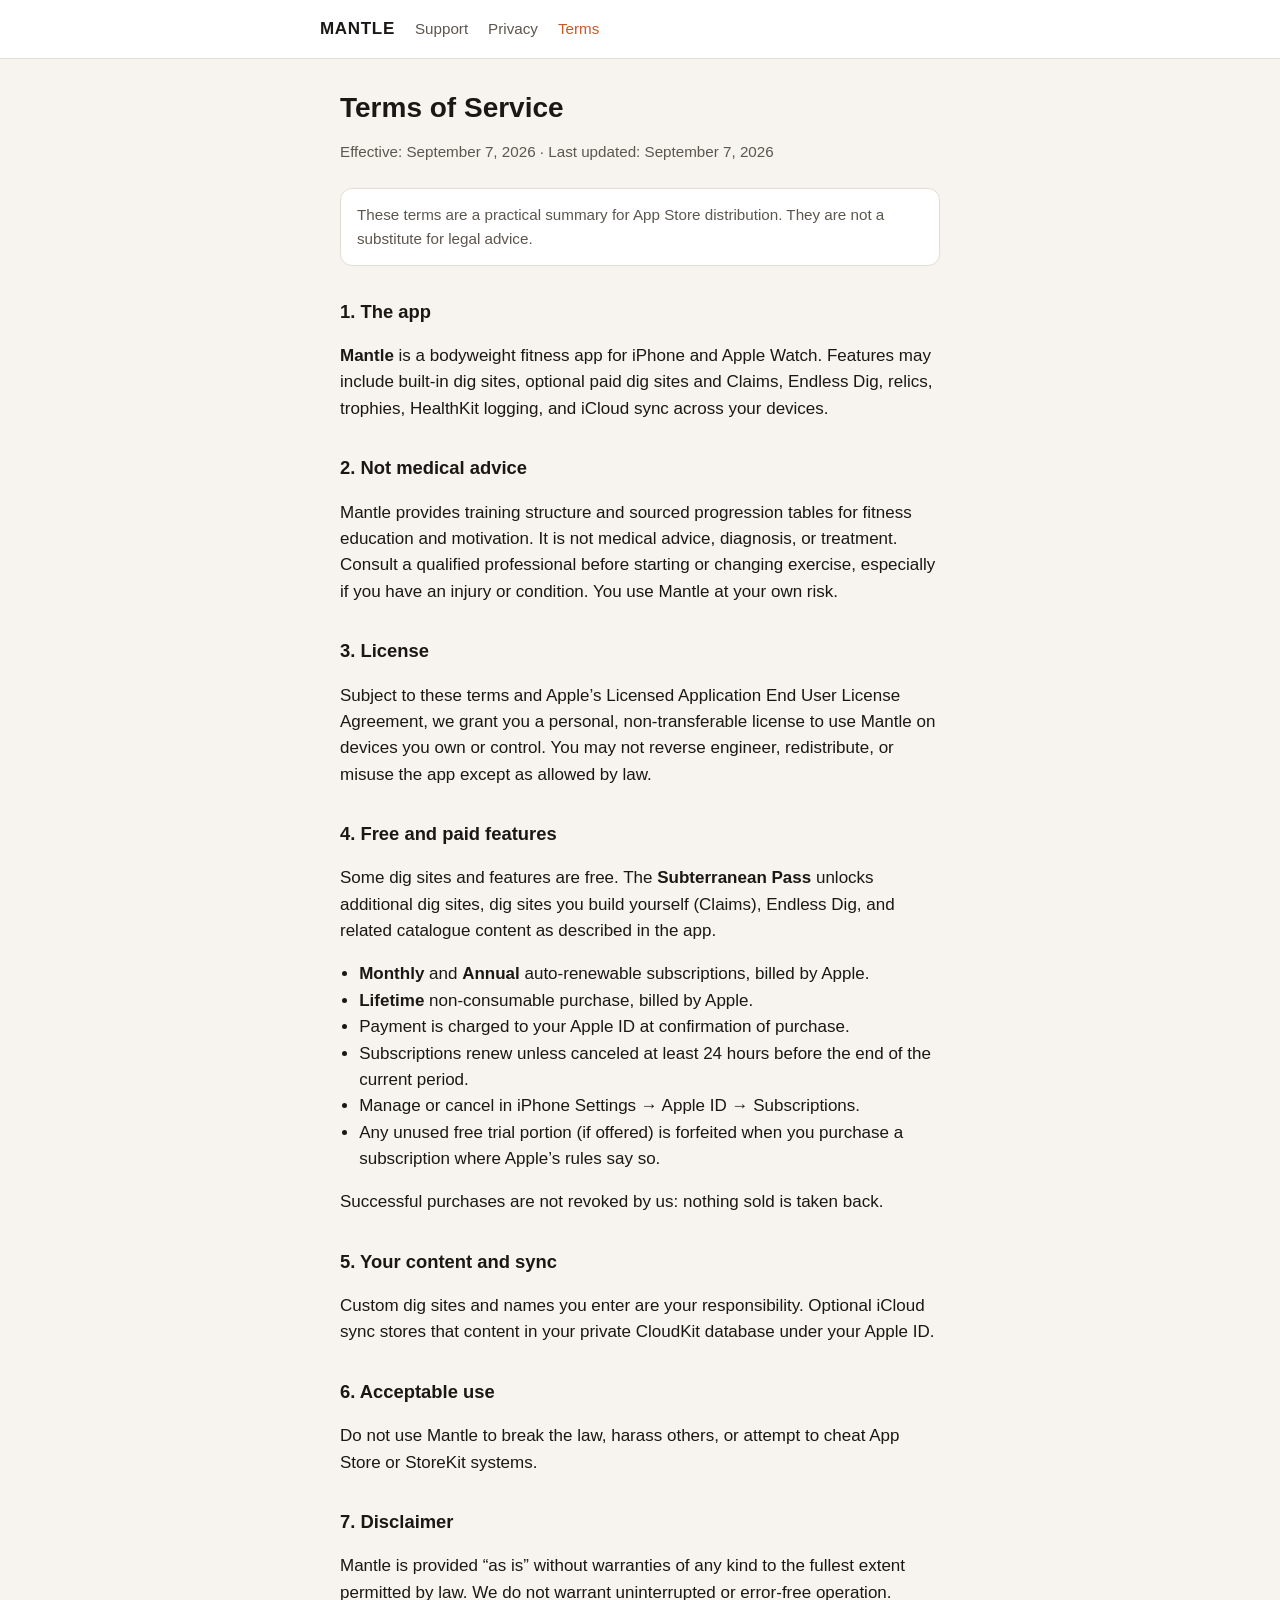
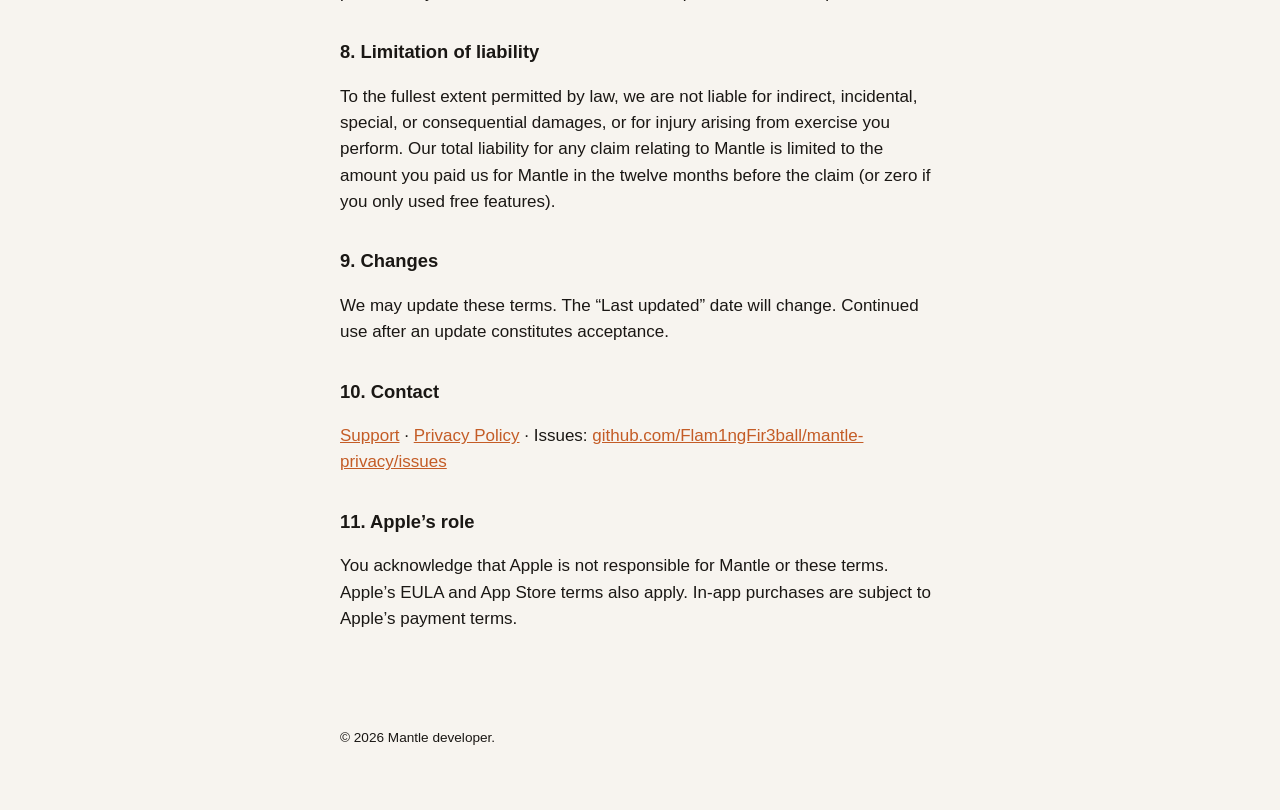
<file: terms.html>
<!DOCTYPE html>
<html lang="en">
<head>
  <meta charset="utf-8" />
  <meta name="viewport" content="width=device-width, initial-scale=1" />
  <title>Terms of Service · Mantle</title>
  <link rel="stylesheet" href="style.css" />
</head>
<body>
  <header>
    <nav>
      <strong>MANTLE</strong>
      <a href="index.html">Support</a>
      <a href="privacy.html">Privacy</a>
      <a href="terms.html" aria-current="page">Terms</a>
    </nav>
  </header>
  <main>
    <h1>Terms of Service</h1>
    <p class="meta">Effective: September 7, 2026 · Last updated: September 7, 2026</p>

    <p class="note">These terms are a practical summary for App Store distribution. They are not a substitute for legal advice.</p>

    <h2>1. The app</h2>
    <p><strong>Mantle</strong> is a bodyweight fitness app for iPhone and Apple Watch. Features may include built-in dig sites, optional paid dig sites and Claims, Endless Dig, relics, trophies, HealthKit logging, and iCloud sync across your devices.</p>

    <h2>2. Not medical advice</h2>
    <p>Mantle provides training structure and sourced progression tables for fitness education and motivation. It is not medical advice, diagnosis, or treatment. Consult a qualified professional before starting or changing exercise, especially if you have an injury or condition. You use Mantle at your own risk.</p>

    <h2>3. License</h2>
    <p>Subject to these terms and Apple’s Licensed Application End User License Agreement, we grant you a personal, non-transferable license to use Mantle on devices you own or control. You may not reverse engineer, redistribute, or misuse the app except as allowed by law.</p>

    <h2>4. Free and paid features</h2>
    <p>Some dig sites and features are free. The <strong>Subterranean Pass</strong> unlocks additional dig sites, dig sites you build yourself (Claims), Endless Dig, and related catalogue content as described in the app.</p>
    <ul>
      <li><strong>Monthly</strong> and <strong>Annual</strong> auto-renewable subscriptions, billed by Apple.</li>
      <li><strong>Lifetime</strong> non-consumable purchase, billed by Apple.</li>
      <li>Payment is charged to your Apple ID at confirmation of purchase.</li>
      <li>Subscriptions renew unless canceled at least 24 hours before the end of the current period.</li>
      <li>Manage or cancel in iPhone Settings → Apple ID → Subscriptions.</li>
      <li>Any unused free trial portion (if offered) is forfeited when you purchase a subscription where Apple’s rules say so.</li>
    </ul>
    <p>Successful purchases are not revoked by us: nothing sold is taken back.</p>

    <h2>5. Your content and sync</h2>
    <p>Custom dig sites and names you enter are your responsibility. Optional iCloud sync stores that content in your private CloudKit database under your Apple ID.</p>

    <h2>6. Acceptable use</h2>
    <p>Do not use Mantle to break the law, harass others, or attempt to cheat App Store or StoreKit systems.</p>

    <h2>7. Disclaimer</h2>
    <p>Mantle is provided “as is” without warranties of any kind to the fullest extent permitted by law. We do not warrant uninterrupted or error-free operation.</p>

    <h2>8. Limitation of liability</h2>
    <p>To the fullest extent permitted by law, we are not liable for indirect, incidental, special, or consequential damages, or for injury arising from exercise you perform. Our total liability for any claim relating to Mantle is limited to the amount you paid us for Mantle in the twelve months before the claim (or zero if you only used free features).</p>

    <h2>9. Changes</h2>
    <p>We may update these terms. The “Last updated” date will change. Continued use after an update constitutes acceptance.</p>

    <h2>10. Contact</h2>
    <p><a href="index.html">Support</a> · <a href="privacy.html">Privacy Policy</a> · Issues: <a href="https://github.com/Flam1ngFir3ball/mantle-privacy/issues">github.com/Flam1ngFir3ball/mantle-privacy/issues</a></p>

    <h2>11. Apple’s role</h2>
    <p>You acknowledge that Apple is not responsible for Mantle or these terms. Apple’s EULA and App Store terms also apply. In-app purchases are subject to Apple’s payment terms.</p>
  </main>
  <footer>
    <p>© 2026 Mantle developer.</p>
  </footer>
</body>
</html>
</file>
<file: style.css>
:root {
  --ink: #1a1714;
  --muted: #5c564e;
  --paper: #f7f4ef;
  --card: #ffffff;
  --accent: #c45c26;
  --line: #e4ddd3;
  --max: 40rem;
}

* { box-sizing: border-box; }
html { scroll-behavior: smooth; }
body {
  margin: 0;
  font: 17px/1.55 -apple-system, BlinkMacSystemFont, "Segoe UI", Helvetica, Arial, sans-serif;
  color: var(--ink);
  background: var(--paper);
}
a { color: var(--accent); }
header {
  border-bottom: 1px solid var(--line);
  background: var(--card);
  padding: 1rem 1.25rem;
}
header nav {
  max-width: var(--max);
  margin: 0 auto;
  display: flex;
  flex-wrap: wrap;
  gap: 0.75rem 1.25rem;
  align-items: baseline;
}
header strong { color: var(--ink); letter-spacing: 0.04em; }
header a { text-decoration: none; color: var(--muted); font-size: 0.95rem; }
header a:hover, header a[aria-current="page"] { color: var(--accent); }
main {
  max-width: var(--max);
  margin: 0 auto;
  padding: 2rem 1.25rem 4rem;
}
h1 { font-size: 1.75rem; line-height: 1.2; margin: 0 0 0.5rem; }
h2 { font-size: 1.15rem; margin: 2rem 0 0.6rem; }
p, li { color: var(--ink); }
.meta { color: var(--muted); font-size: 0.95rem; margin-bottom: 1.5rem; }
.note {
  background: var(--card);
  border: 1px solid var(--line);
  border-radius: 12px;
  padding: 0.9rem 1rem;
  color: var(--muted);
  font-size: 0.95rem;
}
.contact {
  background: var(--card);
  border: 1px solid var(--line);
  border-radius: 12px;
  padding: 0.9rem 1rem;
  font-size: 1.05rem;
  word-break: break-word;
}
/* App Store badge: Apple requires at least 40px tall and clear space of a
   quarter of its height (12.5px at 50px) on every side. */
.store { margin: 1rem 0; }
.store a { display: inline-block; line-height: 0; }
.store img { height: 50px; width: auto; }
ul { padding-left: 1.2rem; }
footer {
  max-width: var(--max);
  margin: 0 auto;
  padding: 0 1.25rem 3rem;
  color: var(--muted);
  font-size: 0.85rem;
}
</file>
